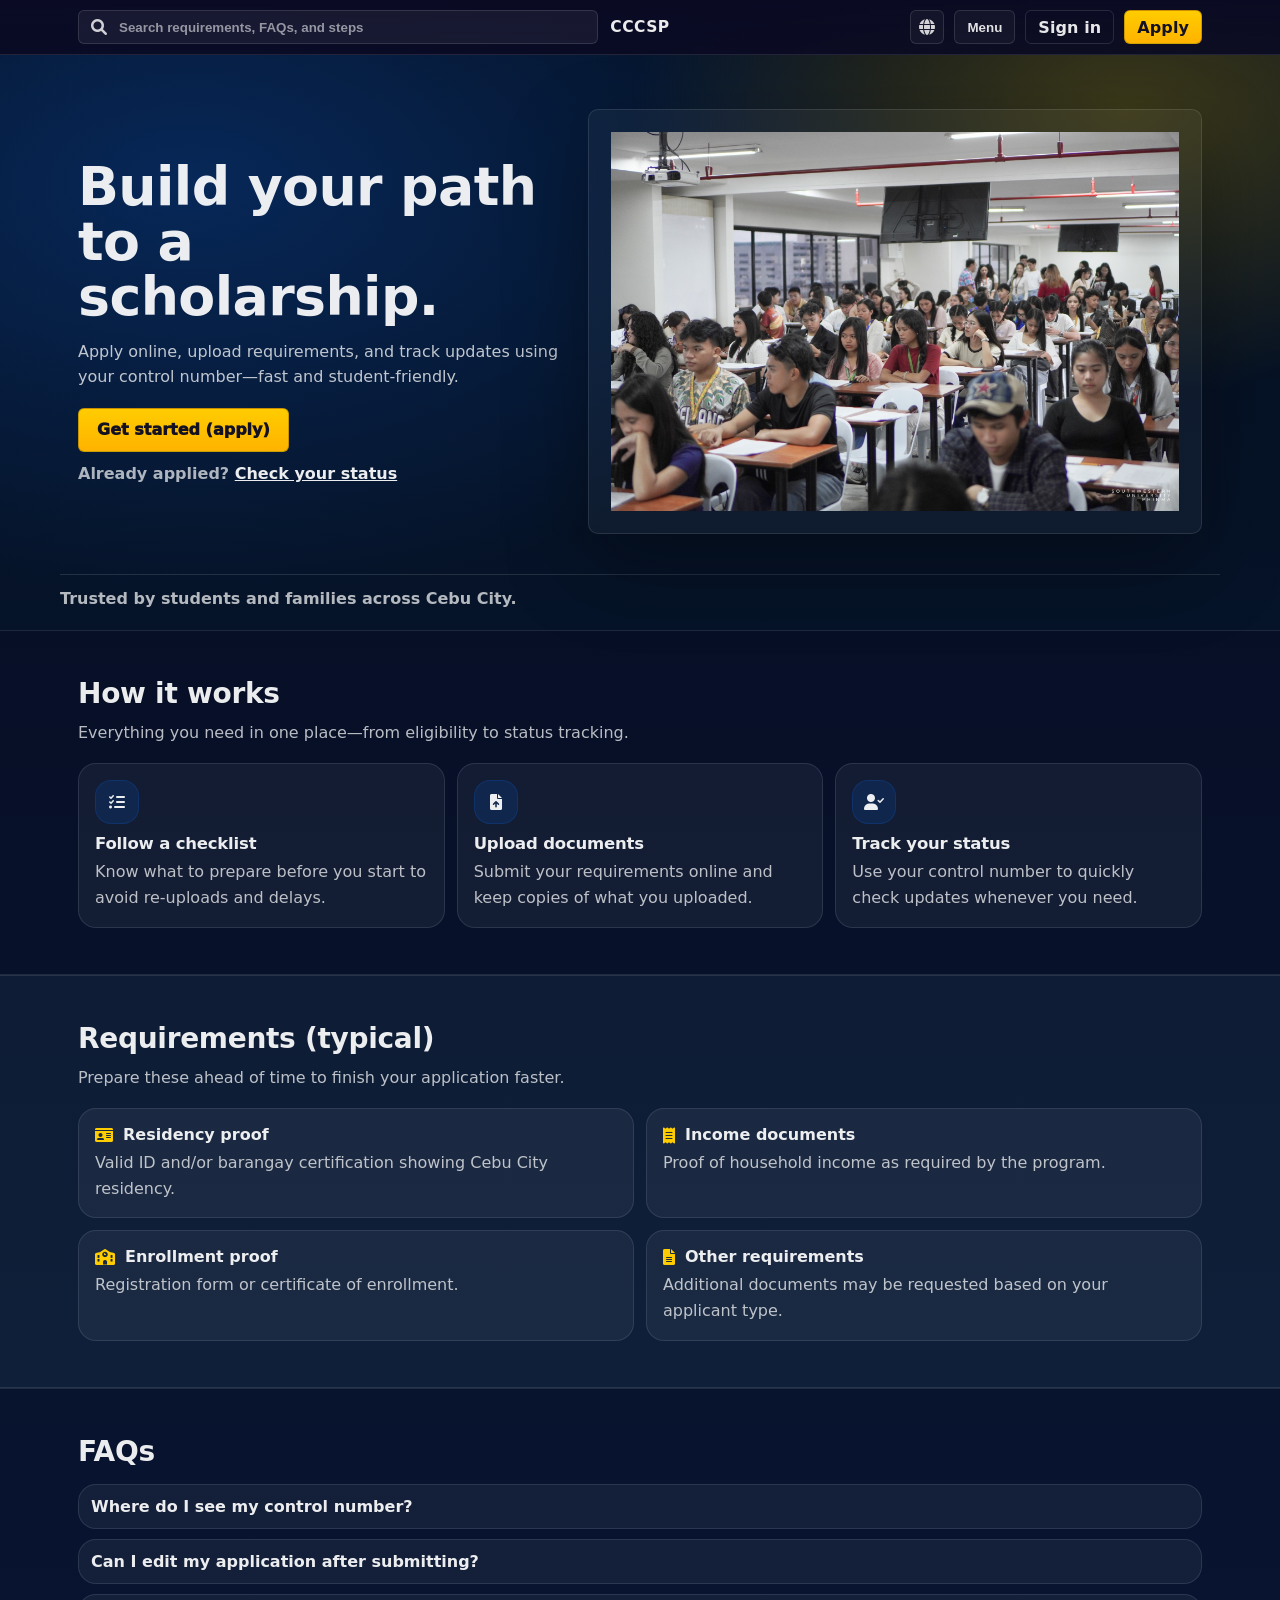
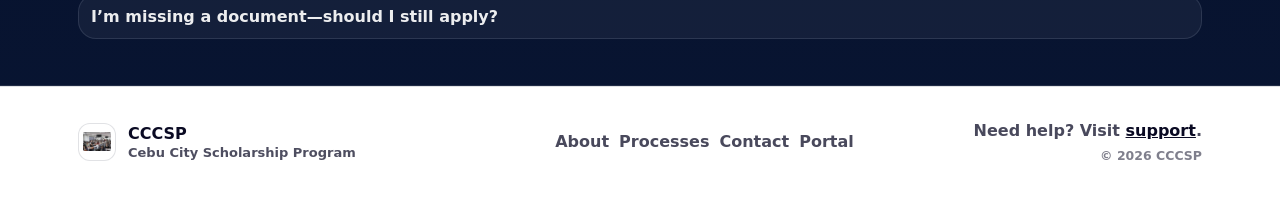
<file: landing.html>
<!DOCTYPE html>
<html lang="en">
<head>
    <meta charset="UTF-8" />
    <meta name="viewport" content="width=device-width, initial-scale=1.0" />
    <title>CCCSP | Landing</title>
    <meta name="description" content="Cebu City Scholarship Program (CCCSP) — eligibility, requirements, and how to apply online." />
    <link rel="stylesheet" href="landing.css" />
    <link rel="stylesheet" href="https://cdnjs.cloudflare.com/ajax/libs/font-awesome/6.0.0/css/all.min.css" />
</head>
<body class="page-landing">
    <a class="skip-link" href="#main">Skip to content</a>

    <header class="lp-topbar" aria-label="Top navigation">
        <div class="lp-shell lp-topbar__grid">
            <div class="lp-search" role="search">
                <i class="fas fa-search" aria-hidden="true"></i>
                <label class="sr-only" for="lpSearch">Search</label>
                <input id="lpSearch" type="search" placeholder="Search requirements, FAQs, and steps" autocomplete="off" />
            </div>

            <a class="lp-centerbrand" href="landing.html" aria-label="CCCSP landing page">CCCSP</a>

            <div class="lp-top-actions" aria-label="Top actions">
                <a class="lp-icon-btn" href="index.html" title="Open portal" aria-label="Open portal">
                    <i class="fas fa-globe" aria-hidden="true"></i>
                </a>

                <button class="lp-menu-toggle" type="button" aria-expanded="false" aria-controls="lpDropdown">
                    Menu
                </button>

                <a class="lp-top-btn ghost" href="user-login.html">Sign in</a>
                <a class="lp-top-btn primary" href="application.html">Apply</a>
            </div>
        </div>

        <div class="lp-shell">
            <div class="lp-dropdown" id="lpDropdown" hidden>
                <a href="#how">How it works</a>
                <a href="#requirements">Requirements</a>
                <a href="#faq">FAQs</a>
                <a href="status.html">Check status</a>
                <a href="contact.html">Support</a>
                <a href="index.html">Portal</a>
            </div>
        </div>
    </header>

    <main id="main">
        <section class="lp-hero2" aria-labelledby="lpTitle">
            <div class="lp-shell lp-hero2__grid">
                <div class="lp-hero2__copy">
                    <h1 id="lpTitle" class="lp-hero2__title">Build your path to a scholarship.</h1>
                    <p class="lp-hero2__lead">
                        Apply online, upload requirements, and track updates using your control number—fast and student-friendly.
                    </p>
                    <div class="lp-hero2__cta" aria-label="Primary call to action">
                        <a class="lp-hero2__btn" href="application.html">Get started (apply)</a>
                    </div>
                    <div class="lp-hero2__note">
                        <span>Already applied?</span> <a href="status.html">Check your status</a>
                    </div>
                </div>

                <div class="lp-hero2__media lp-hero2__media--seal" aria-label="Hero image">
                    <img src="images/LAND.jpg" alt="Official seal of Cebu City" loading="eager" />
                </div>
            </div>
        </section>

        <section class="lp-trust" aria-label="Trust strip">
            <div class="lp-shell lp-trust__inner">
                <div class="lp-trust__text">Trusted by students and families across Cebu City.</div>
            </div>
        </section>

        <section class="lp-section lp-section--dark" id="how" aria-labelledby="howTitle">
            <div class="lp-shell">
                <h2 id="howTitle" class="lp-h2">How it works</h2>
                <p class="lp-subtitle">Everything you need in one place—from eligibility to status tracking.</p>

                <div class="lp-grid3" role="list" aria-label="How it works list">
                    <div class="lp-feature" role="listitem">
                        <div class="lp-feature__icon"><i class="fas fa-list-check" aria-hidden="true"></i></div>
                        <h3 class="lp-h3">Follow a checklist</h3>
                        <p>Know what to prepare before you start to avoid re-uploads and delays.</p>
                    </div>
                    <div class="lp-feature" role="listitem">
                        <div class="lp-feature__icon"><i class="fas fa-file-arrow-up" aria-hidden="true"></i></div>
                        <h3 class="lp-h3">Upload documents</h3>
                        <p>Submit your requirements online and keep copies of what you uploaded.</p>
                    </div>
                    <div class="lp-feature" role="listitem">
                        <div class="lp-feature__icon"><i class="fas fa-user-check" aria-hidden="true"></i></div>
                        <h3 class="lp-h3">Track your status</h3>
                        <p>Use your control number to quickly check updates whenever you need.</p>
                    </div>
                </div>
            </div>
        </section>

        <section class="lp-section lp-section--mid" id="requirements" aria-labelledby="requirementsTitle">
            <div class="lp-shell">
                <h2 id="requirementsTitle" class="lp-h2">Requirements (typical)</h2>
                <p class="lp-subtitle">Prepare these ahead of time to finish your application faster.</p>

                <div class="lp-grid2" role="list" aria-label="Requirements list">
                    <div class="lp-checkcard" role="listitem">
                        <div class="lp-checkcard__title"><i class="fas fa-id-card" aria-hidden="true"></i> Residency proof</div>
                        <p>Valid ID and/or barangay certification showing Cebu City residency.</p>
                    </div>
                    <div class="lp-checkcard" role="listitem">
                        <div class="lp-checkcard__title"><i class="fas fa-receipt" aria-hidden="true"></i> Income documents</div>
                        <p>Proof of household income as required by the program.</p>
                    </div>
                    <div class="lp-checkcard" role="listitem">
                        <div class="lp-checkcard__title"><i class="fas fa-school" aria-hidden="true"></i> Enrollment proof</div>
                        <p>Registration form or certificate of enrollment.</p>
                    </div>
                    <div class="lp-checkcard" role="listitem">
                        <div class="lp-checkcard__title"><i class="fas fa-file-lines" aria-hidden="true"></i> Other requirements</div>
                        <p>Additional documents may be requested based on your applicant type.</p>
                    </div>
                </div>
            </div>
        </section>

        <section class="lp-section lp-section--dark" id="faq" aria-labelledby="faqTitle">
            <div class="lp-shell">
                <h2 id="faqTitle" class="lp-h2">FAQs</h2>
                <div class="lp-faq" aria-label="Frequently asked questions">
                    <details class="lp-qa">
                        <summary>Where do I see my control number?</summary>
                        <div class="lp-qa__a">After you submit your application, you’ll receive a control number. Save it to check your status later.</div>
                    </details>
                    <details class="lp-qa">
                        <summary>Can I edit my application after submitting?</summary>
                        <div class="lp-qa__a">If you need to correct something, contact support and provide your control number for assistance.</div>
                    </details>
                    <details class="lp-qa">
                        <summary>I’m missing a document—should I still apply?</summary>
                        <div class="lp-qa__a">It’s best to submit complete requirements. If you must submit now, be ready to provide follow-up documents when requested.</div>
                    </details>
                </div>
            </div>
        </section>

        <footer class="lp-footer" aria-label="Footer">
            <div class="lp-shell lp-footer__grid">
                <div class="lp-footer__brand">
                    <img src="images/LAND.jpg" alt="CCCSP Seal" class="lp-footer__logo" />
                    <div>
                        <div class="lp-footer__name">CCCSP</div>
                        <div class="lp-footer__tag">Cebu City Scholarship Program</div>
                    </div>
                </div>

                <div class="lp-footer__links" aria-label="Footer links">
                    <a href="about.html">About</a>
                    <a href="processes.html">Processes</a>
                    <a href="contact.html">Contact</a>
                    <a href="index.html">Portal</a>
                </div>

                <div class="lp-footer__meta">
                    <div>Need help? Visit <a href="contact.html">support</a>.</div>
                    <div class="lp-footer__small">© <span id="lpYear"></span> CCCSP</div>
                </div>
            </div>
        </footer>
    </main>

    <script src="landing.js"></script>
</body>
</html>
</file>
<file: landing.css>
:root {
    --lp-ink: #0a0a23;
    --lp-ink-2: #0b102f;
    --lp-bg0: #050f1f;
    --lp-bg1: #071b3a;
    --lp-surface: rgba(255, 255, 255, 0.06);
    --lp-surface-2: rgba(255, 255, 255, 0.09);
    --lp-stroke: rgba(148, 163, 184, 0.22);
    --lp-text: rgba(255, 255, 255, 0.92);
    --lp-muted: rgba(255, 255, 255, 0.72);
    --lp-muted-2: rgba(255, 255, 255, 0.62);
    --lp-primary: #ffcc00;
    --lp-primary-700: #ffb300;
    --lp-accent: #ffcc00;
    --lp-radius-lg: 26px;
    --lp-radius-md: 18px;
    --lp-shadow-lg: 0 32px 80px rgba(0, 0, 0, 0.35);
    --lp-shadow-md: 0 18px 50px rgba(0, 0, 0, 0.26);
    --lp-shell: 1160px;
}

* { box-sizing: border-box; }
html { scroll-behavior: smooth; }
body {
    margin: 0;
    font-family: system-ui, -apple-system, "Segoe UI", Inter, Roboto, Arial, sans-serif;
    color: var(--lp-text);
    background:
        radial-gradient(1200px 700px at 15% 10%, rgba(11, 94, 215, 0.30), transparent 60%),
        radial-gradient(900px 520px at 88% 6%, rgba(255, 204, 0, 0.22), transparent 55%),
        linear-gradient(180deg, var(--lp-bg0), var(--lp-bg1));
    min-height: 100vh;
}

.skip-link {
    position: absolute;
    left: -9999px;
    top: 12px;
    padding: 10px 12px;
    border-radius: 12px;
    background: rgba(255, 255, 255, 0.14);
    color: var(--lp-text);
    border: 1px solid var(--lp-stroke);
    z-index: 20;
}
.skip-link:focus { left: 12px; }

.sr-only {
    position: absolute;
    width: 1px;
    height: 1px;
    padding: 0;
    margin: -1px;
    overflow: hidden;
    clip: rect(0, 0, 0, 0);
    white-space: nowrap;
    border: 0;
}

.lp-shell {
    max-width: var(--lp-shell);
    margin: 0 auto;
    padding: 0 18px;
}

.lp-topbar {
    position: sticky;
    top: 0;
    z-index: 10;
    background: linear-gradient(180deg, rgba(10, 10, 35, 0.98), rgba(10, 10, 35, 0.90));
    border-bottom: 1px solid rgba(255, 255, 255, 0.10);
}

.lp-topbar__grid {
    display: grid;
    grid-template-columns: minmax(220px, 1fr) auto minmax(240px, 1fr);
    align-items: center;
    gap: 12px;
    padding: 10px 18px;
}

.lp-search {
    display: flex;
    align-items: center;
    gap: 10px;
    height: 34px;
    padding: 0 12px;
    border-radius: 6px;
    border: 1px solid rgba(255, 255, 255, 0.12);
    background: rgba(255, 255, 255, 0.06);
    color: rgba(255, 255, 255, 0.80);
}

.lp-search input {
    width: 100%;
    height: 32px;
    border: 0;
    outline: none;
    background: transparent;
    color: rgba(255, 255, 255, 0.92);
    font-weight: 650;
}

.lp-search input::placeholder {
    color: rgba(255, 255, 255, 0.55);
    font-weight: 600;
}

.lp-centerbrand {
    justify-self: center;
    text-decoration: none;
    color: rgba(255, 255, 255, 0.92);
    font-weight: 900;
    letter-spacing: 0.5px;
    font-size: 15.5px;
}

.lp-top-actions {
    justify-self: end;
    display: inline-flex;
    align-items: center;
    gap: 10px;
}

.lp-icon-btn {
    width: 34px;
    height: 34px;
    border-radius: 6px;
    display: inline-flex;
    align-items: center;
    justify-content: center;
    text-decoration: none;
    color: rgba(255, 255, 255, 0.82);
    border: 1px solid rgba(255, 255, 255, 0.12);
    background: rgba(255, 255, 255, 0.04);
}

.lp-icon-btn:hover { background: rgba(255, 255, 255, 0.08); }

.lp-menu-toggle {
    height: 34px;
    padding: 0 12px;
    border-radius: 6px;
    border: 1px solid rgba(255, 255, 255, 0.12);
    background: rgba(255, 255, 255, 0.04);
    color: rgba(255, 255, 255, 0.88);
    font-weight: 800;
    cursor: pointer;
}

.lp-top-btn {
    height: 34px;
    padding: 0 12px;
    border-radius: 6px;
    border: 1px solid rgba(255, 255, 255, 0.12);
    text-decoration: none;
    display: inline-flex;
    align-items: center;
    justify-content: center;
    font-weight: 900;
    letter-spacing: 0.1px;
}
.lp-top-btn.ghost {
    color: rgba(255, 255, 255, 0.90);
    background: transparent;
}
.lp-top-btn.ghost:hover { background: rgba(255, 255, 255, 0.08); }
.lp-top-btn.primary {
    background: linear-gradient(180deg, var(--lp-primary), var(--lp-primary-700));
    border-color: rgba(0, 0, 0, 0.20);
    color: rgba(10, 10, 35, 0.96);
}
.lp-top-btn.primary:hover { filter: brightness(1.02); }

.lp-dropdown {
    margin: 8px 0 12px;
    border-radius: 8px;
    border: 1px solid rgba(255, 255, 255, 0.12);
    background: rgba(10, 10, 35, 0.96);
    overflow: hidden;
}
.lp-dropdown a {
    display: block;
    padding: 12px 12px;
    color: rgba(255, 255, 255, 0.88);
    text-decoration: none;
    font-weight: 750;
    border-top: 1px solid rgba(255, 255, 255, 0.08);
}
.lp-dropdown a:first-child { border-top: 0; }
.lp-dropdown a:hover { background: rgba(255, 255, 255, 0.06); }

.lp-hero2 {
    padding: 54px 0 18px;
}

.lp-hero2__grid {
    display: grid;
    grid-template-columns: 1fr 1.25fr;
    gap: 18px;
    align-items: center;
}

.lp-hero2__title {
    margin: 0;
    font-size: clamp(42px, 4.2vw, 64px);
    line-height: 1.02;
    letter-spacing: -0.6px;
}

.lp-hero2__lead {
    margin: 14px 0 0;
    max-width: 56ch;
    color: rgba(255, 255, 255, 0.75);
    line-height: 1.6;
}

.lp-hero2__cta {
    margin-top: 18px;
}

.lp-hero2__btn {
    display: inline-flex;
    align-items: center;
    justify-content: center;
    height: 44px;
    padding: 0 18px;
    border-radius: 6px;
    background: linear-gradient(180deg, var(--lp-primary), var(--lp-primary-700));
    color: rgba(10, 10, 35, 0.96);
    text-decoration: none;
    font-weight: 950;
    border: 1px solid rgba(0, 0, 0, 0.22);
}

.lp-hero2__note {
    margin-top: 12px;
    color: rgba(255, 255, 255, 0.68);
    font-weight: 650;
}
.lp-hero2__note a { color: rgba(255, 255, 255, 0.92); }

.lp-hero2__media {
    border-radius: 10px;
    overflow: hidden;
    box-shadow: var(--lp-shadow-lg);
    border: 1px solid rgba(255, 255, 255, 0.10);
    background: rgba(255, 255, 255, 0.06);
    min-height: 280px;
}
.lp-hero2__media img {
    width: 100%;
    height: 100%;
    display: block;
    object-fit: cover;
}

.lp-hero2__media--seal {
    background: rgba(255, 255, 255, 0.04);
}

.lp-hero2__media--seal img {
    object-fit: contain;
    padding: 22px;
}

.lp-trust {
    padding: 22px 0 8px;
}

.lp-trust__inner {
    display: block;
    padding: 14px 0;
    border-top: 1px solid rgba(255, 255, 255, 0.12);
}

.lp-trust__text {
    color: rgba(255, 255, 255, 0.70);
    font-weight: 700;
}

.lp-section--dark {
    background: rgba(10, 10, 35, 0.35);
    border-top: 1px solid rgba(255, 255, 255, 0.10);
    border-bottom: 1px solid rgba(255, 255, 255, 0.10);
}

.lp-section--mid {
    background: rgba(255, 255, 255, 0.03);
    border-top: 1px solid rgba(255, 255, 255, 0.10);
    border-bottom: 1px solid rgba(255, 255, 255, 0.10);
}

.lp-section {
    padding: 46px 0;
}

.lp-h2 {
    margin: 0;
    font-size: 28px;
    letter-spacing: -0.3px;
}
.lp-subtitle {
    margin: 10px 0 0;
    color: var(--lp-muted);
    line-height: 1.6;
    max-width: 70ch;
}

.lp-grid3 {
    margin-top: 18px;
    display: grid;
    grid-template-columns: repeat(3, minmax(0, 1fr));
    gap: 12px;
}
.lp-grid2 {
    margin-top: 18px;
    display: grid;
    grid-template-columns: repeat(2, minmax(0, 1fr));
    gap: 12px;
}

.lp-feature, .lp-checkcard {
    border-radius: var(--lp-radius-md);
    border: 1px solid rgba(148, 163, 184, 0.18);
    background: rgba(255, 255, 255, 0.05);
    padding: 16px 16px;
}
.lp-feature__icon {
    width: 44px;
    height: 44px;
    border-radius: 16px;
    display: flex;
    align-items: center;
    justify-content: center;
    background: rgba(11, 94, 215, 0.16);
    border: 1px solid rgba(11, 94, 215, 0.22);
    margin-bottom: 10px;
}
.lp-h3 { margin: 0 0 6px; font-size: 16.5px; letter-spacing: -0.2px; }
.lp-feature p, .lp-checkcard p { margin: 0; color: var(--lp-muted); line-height: 1.6; }

.lp-checkcard__title {
    display: flex;
    align-items: center;
    gap: 10px;
    font-weight: 850;
    margin-bottom: 6px;
}
.lp-checkcard__title i { color: var(--lp-accent); }

.lp-split {
    display: grid;
    grid-template-columns: 1.1fr 0.9fr;
    gap: 14px;
    align-items: start;
}

.lp-list {
    margin: 14px 0 0;
    padding: 0;
    list-style: none;
    display: grid;
    gap: 10px;
    max-width: 70ch;
}
.lp-list li {
    display: flex;
    gap: 10px;
    align-items: center;
    padding: 12px 12px;
    border-radius: 16px;
    border: 1px solid rgba(148, 163, 184, 0.16);
    background: rgba(5, 15, 31, 0.30);
    color: var(--lp-muted);
    font-weight: 650;
}
.lp-list i { color: var(--lp-accent); }

.lp-inline-cta {
    display: flex;
    flex-wrap: wrap;
    gap: 10px;
    margin-top: 14px;
}

.lp-callout {
    border-radius: var(--lp-radius-lg);
    border: 1px solid rgba(148, 163, 184, 0.18);
    background: rgba(255, 255, 255, 0.06);
    padding: 16px 16px;
    display: flex;
    gap: 12px;
    align-items: flex-start;
}
.lp-callout__icon {
    width: 44px;
    height: 44px;
    border-radius: 16px;
    display: flex;
    align-items: center;
    justify-content: center;
    background: rgba(255, 204, 0, 0.16);
    border: 1px solid rgba(255, 204, 0, 0.20);
    color: var(--lp-accent);
}
.lp-callout__title { font-weight: 900; }
.lp-callout__text { margin: 6px 0 0; color: var(--lp-muted); line-height: 1.6; }

.lp-timeline {
    margin-top: 18px;
    display: grid;
    gap: 12px;
}
.lp-time {
    display: grid;
    grid-template-columns: 18px 1fr;
    gap: 12px;
    align-items: start;
    padding: 14px 14px;
    border-radius: var(--lp-radius-md);
    border: 1px solid rgba(148, 163, 184, 0.18);
    background: rgba(255, 255, 255, 0.05);
}
.lp-time__dot {
    width: 12px;
    height: 12px;
    border-radius: 50%;
    margin-top: 4px;
    background: rgba(255, 204, 0, 0.9);
    box-shadow: 0 0 0 6px rgba(255, 204, 0, 0.10);
}
.lp-time__title { font-weight: 900; }
.lp-time__text { margin-top: 6px; color: var(--lp-muted); line-height: 1.6; }

.lp-bottom-cta {
    display: flex;
    flex-wrap: wrap;
    gap: 10px;
    margin-top: 16px;
}

.lp-faq {
    margin-top: 16px;
    display: grid;
    gap: 10px;
}
.lp-qa {
    border-radius: var(--lp-radius-md);
    border: 1px solid rgba(148, 163, 184, 0.18);
    background: rgba(255, 255, 255, 0.05);
    padding: 12px 12px;
}
.lp-qa summary {
    cursor: pointer;
    font-weight: 850;
    color: var(--lp-text);
    list-style: none;
}
.lp-qa summary::-webkit-details-marker { display: none; }
.lp-qa__a { margin-top: 10px; color: var(--lp-muted); line-height: 1.6; }

.lp-footer {
    padding: 34px 0 46px;
    border-top: 1px solid rgba(15, 23, 42, 0.12);
    background: #ffffff;
}
.lp-footer__grid {
    display: grid;
    grid-template-columns: 1.4fr 1fr 1fr;
    gap: 14px;
    align-items: center;
}
.lp-footer__brand {
    display: flex;
    align-items: center;
    gap: 12px;
}
.lp-footer__logo {
    width: 38px;
    height: 38px;
    display: block;
    object-fit: contain;
    padding: 4px;
    background: #ffffff;
    border: 1px solid rgba(15, 23, 42, 0.12);
    border-radius: 12px;
}
.lp-footer__name { font-weight: 900; color: var(--lp-ink); }
.lp-footer__tag { color: rgba(10, 10, 35, 0.72); font-weight: 650; font-size: 13px; margin-top: 2px; }

.lp-footer__links {
    display: flex;
    flex-wrap: wrap;
    gap: 10px;
    justify-content: center;
}
.lp-footer__links a {
    color: rgba(10, 10, 35, 0.74);
    text-decoration: none;
    font-weight: 700;
}
.lp-footer__links a:hover { color: var(--lp-ink); }

.lp-footer__meta {
    color: rgba(10, 10, 35, 0.74);
    text-align: right;
    font-weight: 650;
}
.lp-footer__small { margin-top: 8px; font-size: 12.5px; color: rgba(10, 10, 35, 0.52); }
.lp-footer__meta a { color: var(--lp-ink); }

@media (max-width: 980px) {
    .lp-grid3 { grid-template-columns: 1fr; }
    .lp-grid2 { grid-template-columns: 1fr; }
    .lp-hero2__grid { grid-template-columns: 1fr; }
    .lp-hero2__media { min-height: 220px; }
    .lp-footer__grid { grid-template-columns: 1fr; text-align: left; }
    .lp-footer__links { justify-content: flex-start; }
    .lp-footer__meta { text-align: left; }
}

@media (max-width: 820px) {
    .lp-topbar__grid {
        grid-template-columns: 1fr auto auto;
        gap: 10px;
    }
    .lp-search { display: none; }
    .lp-centerbrand { justify-self: start; }
    .lp-top-actions { gap: 8px; }
    .lp-top-btn.ghost { display: none; }
}
</file>
